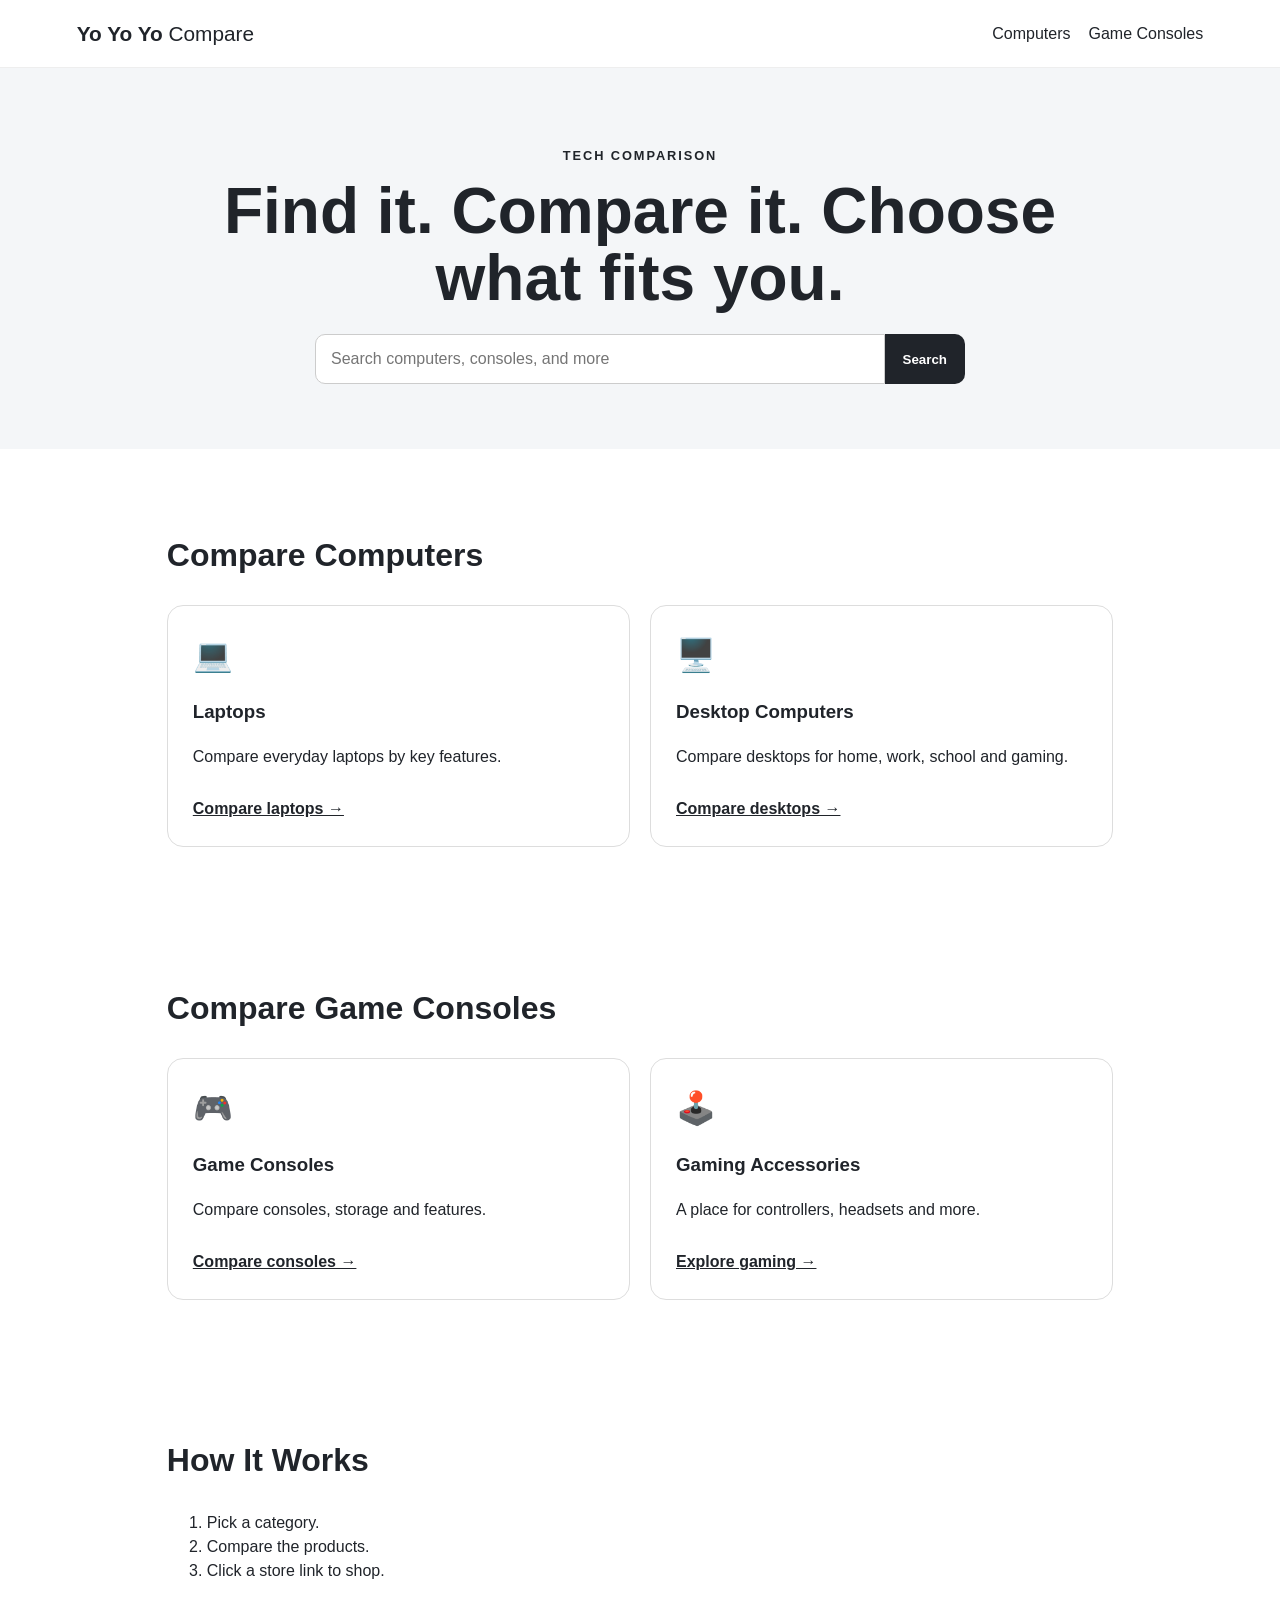
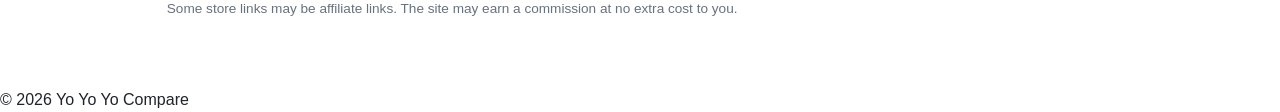
<file: index.html>
<!doctype html><html lang="en"><head><meta charset="utf-8"><meta name="viewport" content="width=device-width,initial-scale=1"><title>Yo Yo Yo Compare</title><link rel="stylesheet" href="styles.css"></head><body><header><a class="logo" href="index.html">Yo Yo Yo <span>Compare</span></a><nav><a href="#computers">Computers</a><a href="#gaming">Game Consoles</a></nav></header><main><section class="hero"><p>TECH COMPARISON</p><h1>Find it. Compare it. Choose what fits you.</h1><div class="search"><input id="q" placeholder="Search computers, consoles, and more"><button onclick="go()">Search</button></div></section><section id="computers"><h2>Compare Computers</h2><div class="cards"><article><b>💻</b><h3>Laptops</h3><p>Compare everyday laptops by key features.</p><a href="computers.html">Compare laptops →</a></article><article><b>🖥️</b><h3>Desktop Computers</h3><p>Compare desktops for home, work, school and gaming.</p><a href="computers.html">Compare desktops →</a></article></div></section><section id="gaming"><h2>Compare Game Consoles</h2><div class="cards"><article><b>🎮</b><h3>Game Consoles</h3><p>Compare consoles, storage and features.</p><a href="consoles.html">Compare consoles →</a></article><article><b>🕹️</b><h3>Gaming Accessories</h3><p>A place for controllers, headsets and more.</p><a href="consoles.html">Explore gaming →</a></article></div></section><section><h2>How It Works</h2><ol><li>Pick a category.</li><li>Compare the products.</li><li>Click a store link to shop.</li></ol><p class="note">Some store links may be affiliate links. The site may earn a commission at no extra cost to you.</p></section></main><footer>© 2026 Yo Yo Yo Compare</footer><script src="script.js"></script></body></html>
</file>
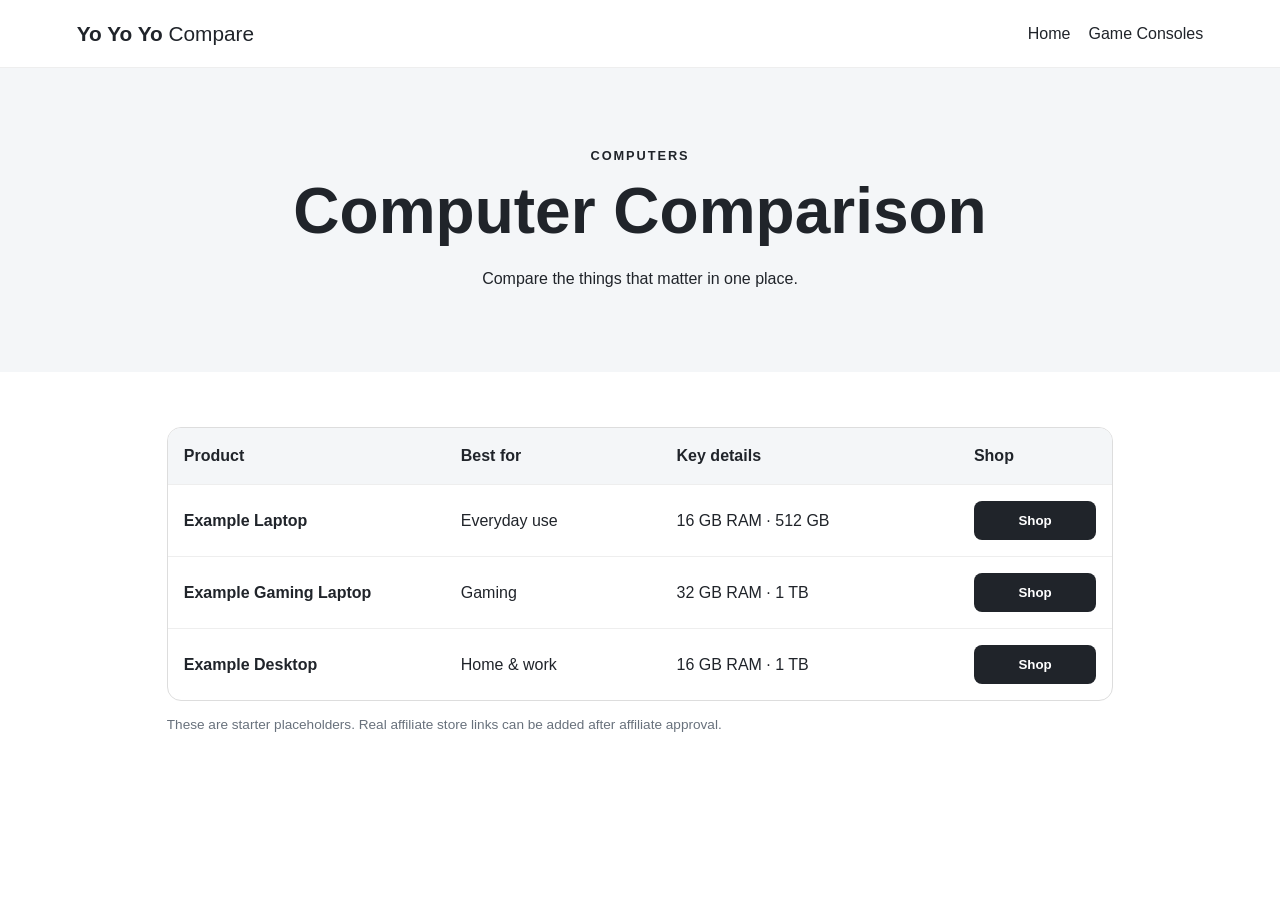
<file: computers.html>
<!doctype html><html><head><meta charset="utf-8"><meta name="viewport" content="width=device-width,initial-scale=1"><title>Computer Comparisons</title><link rel="stylesheet" href="styles.css"></head><body><header><a class="logo" href="index.html">Yo Yo Yo <span>Compare</span></a><nav><a href="index.html">Home</a><a href="consoles.html">Game Consoles</a></nav></header><main><section class="hero"><p>COMPUTERS</p><h1>Computer Comparison</h1><p>Compare the things that matter in one place.</p></section><section><div class="table"><div class="head"><b>Product</b><b>Best for</b><b>Key details</b><b>Shop</b></div><div class="row"><b>Example Laptop</b><span>Everyday use</span><span>16 GB RAM · 512 GB</span><button onclick="shop()">Shop</button></div><div class="row"><b>Example Gaming Laptop</b><span>Gaming</span><span>32 GB RAM · 1 TB</span><button onclick="shop()">Shop</button></div><div class="row"><b>Example Desktop</b><span>Home & work</span><span>16 GB RAM · 1 TB</span><button onclick="shop()">Shop</button></div></div><p class="note">These are starter placeholders. Real affiliate store links can be added after affiliate approval.</p></section></main><script src="script.js"></script></body></html>
</file>
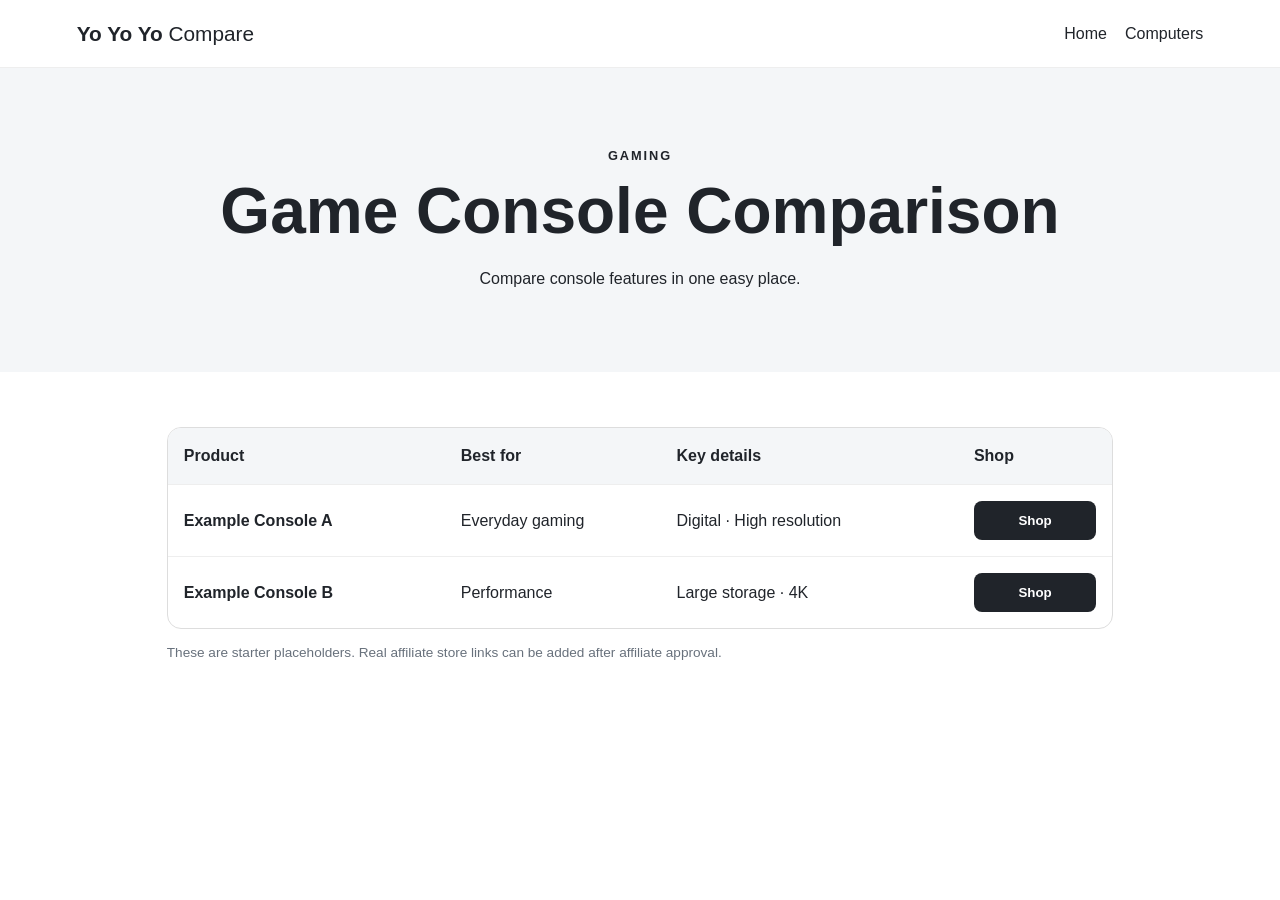
<file: consoles.html>
<!doctype html><html><head><meta charset="utf-8"><meta name="viewport" content="width=device-width,initial-scale=1"><title>Game Console Comparisons</title><link rel="stylesheet" href="styles.css"></head><body><header><a class="logo" href="index.html">Yo Yo Yo <span>Compare</span></a><nav><a href="index.html">Home</a><a href="computers.html">Computers</a></nav></header><main><section class="hero"><p>GAMING</p><h1>Game Console Comparison</h1><p>Compare console features in one easy place.</p></section><section><div class="table"><div class="head"><b>Product</b><b>Best for</b><b>Key details</b><b>Shop</b></div><div class="row"><b>Example Console A</b><span>Everyday gaming</span><span>Digital · High resolution</span><button onclick="shop()">Shop</button></div><div class="row"><b>Example Console B</b><span>Performance</span><span>Large storage · 4K</span><button onclick="shop()">Shop</button></div></div><p class="note">These are starter placeholders. Real affiliate store links can be added after affiliate approval.</p></section></main><script src="script.js"></script></body></html>
</file>
<file: styles.css>
*{box-sizing:border-box}body{margin:0;font-family:Arial,sans-serif;color:#20242a;line-height:1.5}header{display:flex;justify-content:space-between;align-items:center;padding:18px 6%;border-bottom:1px solid #eee;position:sticky;top:0;background:#fff}.logo{font-size:1.3rem;font-weight:800;text-decoration:none;color:#20242a}.logo span{font-weight:500}nav{display:flex;gap:18px}nav a{color:#20242a;text-decoration:none}.hero{text-align:center;background:#f4f6f8;padding:65px 6%}.hero h1{font-size:clamp(2rem,6vw,4rem);line-height:1.05;max-width:850px;margin:10px auto 22px}.hero p:first-child{font-size:.8rem;font-weight:bold;letter-spacing:.15em}.search{display:flex;max-width:650px;margin:auto}.search input{flex:1;padding:15px;border:1px solid #ccc;border-radius:10px 0 0 10px;font-size:1rem}.search button,button{padding:12px 18px;background:#20242a;color:white;border:0;border-radius:0 10px 10px 0;font-weight:bold}main>section:not(.hero){max-width:1100px;margin:auto;padding:55px 6%}h2{font-size:2rem}.cards{display:grid;grid-template-columns:repeat(2,1fr);gap:20px}.cards article{border:1px solid #ddd;border-radius:16px;padding:25px}.cards b{font-size:2rem}.cards a{display:inline-block;margin-top:12px;color:#20242a;font-weight:bold}.note{font-size:.85rem;color:#68717c}.table{border:1px solid #ddd;border-radius:14px;overflow:hidden}.head,.row{display:grid;grid-template-columns:1.3fr 1fr 1.4fr .6fr;gap:12px;padding:16px}.head{background:#f4f6f8}.row{border-top:1px solid #eee;align-items:center}.row button{border-radius:8px}@media(max-width:700px){nav{font-size:.85rem;gap:10px}.cards{grid-template-columns:1fr}.head{display:none}.row{grid-template-columns:1fr 1fr}.row button{grid-column:1/-1}.search input{min-width:0}}
</file>
